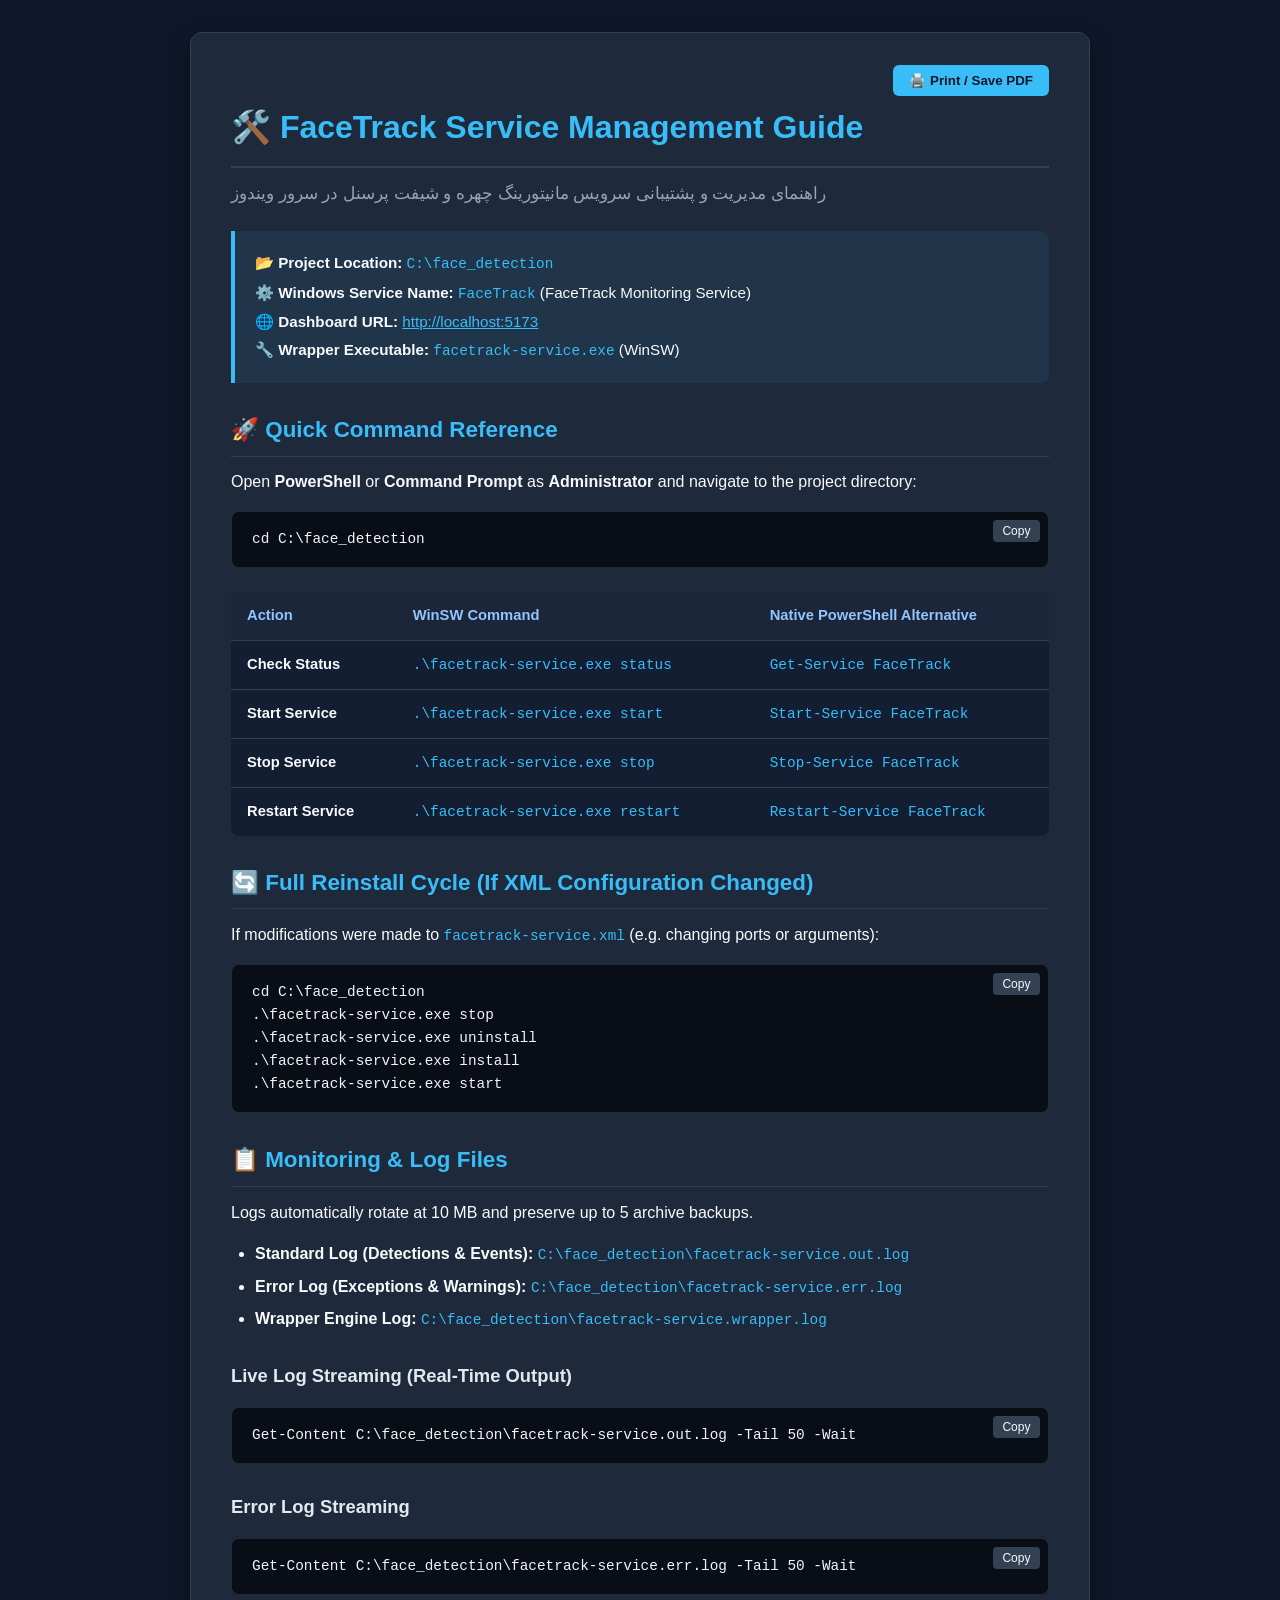
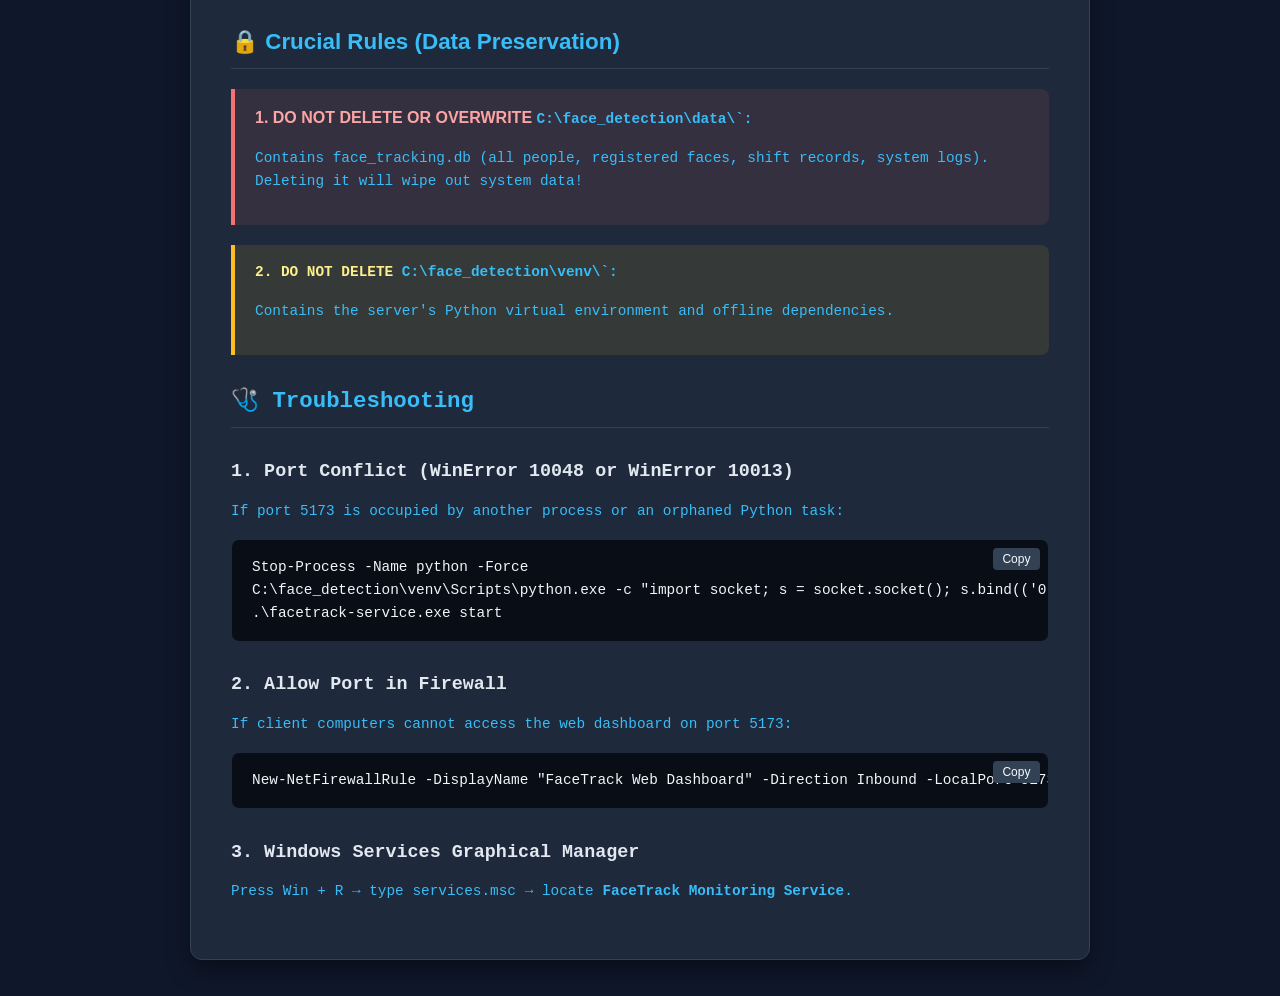
<file: SERVICE_GUIDE.html>
<!DOCTYPE html>
<html lang="en">
<head>
    <meta charset="UTF-8">
    <meta name="viewport" content="width=device-width, initial-scale=1.0">
    <title>FaceTrack Service Management Guide</title>
    <style>
        :root {
            --bg: #0f172a;
            --surface: #1e293b;
            --surface-hover: #334155;
            --border: #334155;
            --text: #f8fafc;
            --text-muted: #94a3b8;
            --primary: #38bdf8;
            --success: #4ade80;
            --warning: #fbbf24;
            --danger: #f87171;
            --code-bg: #090d16;
        }

        * { box-sizing: border-box; margin: 0; padding: 0; }

        body {
            font-family: -apple-system, BlinkMacSystemFont, "Segoe UI", Roboto, "Helvetica Neue", Arial, sans-serif;
            background-color: var(--bg);
            color: var(--text);
            line-height: 1.6;
            padding: 2rem 1rem;
        }

        .container {
            max-width: 900px;
            margin: 0 auto;
            background: var(--surface);
            border: 1px solid var(--border);
            border-radius: 12px;
            padding: 2.5rem;
            box-shadow: 0 10px 25px rgba(0, 0, 0, 0.4);
        }

        h1, h2, h3 { color: #fff; margin-top: 1.8rem; margin-bottom: 0.8rem; font-weight: 700; }
        h1 { font-size: 2rem; border-bottom: 2px solid var(--border); padding-bottom: 0.8rem; color: var(--primary); }
        h2 { font-size: 1.4rem; border-bottom: 1px solid var(--border); padding-bottom: 0.5rem; color: #38bdf8; }
        h3 { font-size: 1.15rem; color: #e2e8f0; }

        p, ul, ol { margin-bottom: 1rem; }
        ul, ol { padding-left: 1.5rem; }
        li { margin-bottom: 0.4rem; }

        .meta-box {
            background: rgba(56, 189, 248, 0.08);
            border-left: 4px solid var(--primary);
            padding: 1rem 1.25rem;
            border-radius: 0 8px 8px 0;
            margin: 1.5rem 0;
        }

        .meta-box p { margin: 0.25rem 0; font-size: 0.95rem; }

        table {
            width: 100%;
            border-collapse: collapse;
            margin: 1.5rem 0;
            background: #141e33;
            border-radius: 8px;
            overflow: hidden;
        }

        th, td {
            padding: 0.75rem 1rem;
            text-align: left;
            border-bottom: 1px solid var(--border);
            font-size: 0.92rem;
        }

        th {
            background: #1b263b;
            color: #93c5fd;
            font-weight: 600;
        }

        tr:last-child td { border-bottom: none; }
        tr:hover td { background: rgba(255, 255, 255, 0.02); }

        pre {
            background: var(--code-bg);
            border: 1px solid #1e293b;
            border-radius: 8px;
            padding: 1rem 1.25rem;
            overflow-x: auto;
            margin: 1rem 0;
            position: relative;
        }

        code {
            font-family: Consolas, "Courier New", monospace;
            font-size: 0.9rem;
            color: #38bdf8;
        }

        pre code { color: #f1f5f9; }

        .alert-box {
            background: rgba(251, 191, 36, 0.1);
            border-left: 4px solid var(--warning);
            padding: 1rem 1.25rem;
            border-radius: 0 8px 8px 0;
            margin: 1.25rem 0;
            color: #fef08a;
        }

        .alert-danger {
            background: rgba(248, 113, 113, 0.1);
            border-left-color: var(--danger);
            color: #fca5a5;
        }

        .copy-btn {
            position: absolute;
            top: 0.5rem;
            right: 0.5rem;
            background: #334155;
            color: #f8fafc;
            border: none;
            padding: 0.25rem 0.6rem;
            border-radius: 4px;
            font-size: 0.75rem;
            cursor: pointer;
            transition: background 0.2s;
        }

        .copy-btn:hover { background: #475569; }

        .btn-print {
            float: right;
            background: var(--primary);
            color: #0f172a;
            border: none;
            padding: 0.5rem 1rem;
            font-weight: 600;
            border-radius: 6px;
            cursor: pointer;
            margin-top: -0.5rem;
        }
        .btn-print:hover { opacity: 0.9; }

        @media print {
            body { background: #fff; color: #000; padding: 0; }
            .container { box-shadow: none; border: none; padding: 0; }
            .btn-print, .copy-btn { display: none; }
            pre { background: #f8fafc; border: 1px solid #e2e8f0; }
            code { color: #000; }
            th { background: #f1f5f9; color: #000; }
        }
    </style>
</head>
<body>

<div class="container">
    <button class="btn-print" onclick="window.print()">🖨️ Print / Save PDF</button>
    <h1>🛠️ FaceTrack Service Management Guide</h1>
    <p style="color: var(--text-muted); font-size: 1.05rem; margin-top: 0.4rem;">
        راهنمای مدیریت و پشتیبانی سرویس مانیتورینگ چهره و شیفت پرسنل در سرور ویندوز
    </p>

    <div class="meta-box">
        <p><strong>📂 Project Location:</strong> <code>C:\face_detection</code></p>
        <p><strong>⚙️ Windows Service Name:</strong> <code>FaceTrack</code> (FaceTrack Monitoring Service)</p>
        <p><strong>🌐 Dashboard URL:</strong> <a href="http://localhost:5173" style="color: var(--primary);">http://localhost:5173</a></p>
        <p><strong>🔧 Wrapper Executable:</strong> <code>facetrack-service.exe</code> (WinSW)</p>
    </div>

    <h2>🚀 Quick Command Reference</h2>
    <p>Open <strong>PowerShell</strong> or <strong>Command Prompt</strong> as <strong>Administrator</strong> and navigate to the project directory:</p>
    <pre><code>cd C:\face_detection</code><button class="copy-btn" onclick="navigator.clipboard.writeText('cd C:\\face_detection')">Copy</button></pre>

    <table>
        <thead>
            <tr>
                <th>Action</th>
                <th>WinSW Command</th>
                <th>Native PowerShell Alternative</th>
            </tr>
        </thead>
        <tbody>
            <tr>
                <td><strong>Check Status</strong></td>
                <td><code>.\facetrack-service.exe status</code></td>
                <td><code>Get-Service FaceTrack</code></td>
            </tr>
            <tr>
                <td><strong>Start Service</strong></td>
                <td><code>.\facetrack-service.exe start</code></td>
                <td><code>Start-Service FaceTrack</code></td>
            </tr>
            <tr>
                <td><strong>Stop Service</strong></td>
                <td><code>.\facetrack-service.exe stop</code></td>
                <td><code>Stop-Service FaceTrack</code></td>
            </tr>
            <tr>
                <td><strong>Restart Service</strong></td>
                <td><code>.\facetrack-service.exe restart</code></td>
                <td><code>Restart-Service FaceTrack</code></td>
            </tr>
        </tbody>
    </table>

    <h2>🔄 Full Reinstall Cycle (If XML Configuration Changed)</h2>
    <p>If modifications were made to <code>facetrack-service.xml</code> (e.g. changing ports or arguments):</p>
    <pre><code>cd C:\face_detection
.\facetrack-service.exe stop
.\facetrack-service.exe uninstall
.\facetrack-service.exe install
.\facetrack-service.exe start</code><button class="copy-btn" onclick="navigator.clipboard.writeText('cd C:\\face_detection\n.\\facetrack-service.exe stop\n.\\facetrack-service.exe uninstall\n.\\facetrack-service.exe install\n.\\facetrack-service.exe start')">Copy</button></pre>

    <h2>📋 Monitoring & Log Files</h2>
    <p>Logs automatically rotate at 10 MB and preserve up to 5 archive backups.</p>
    <ul>
        <li><strong>Standard Log (Detections & Events):</strong> <code>C:\face_detection\facetrack-service.out.log</code></li>
        <li><strong>Error Log (Exceptions & Warnings):</strong> <code>C:\face_detection\facetrack-service.err.log</code></li>
        <li><strong>Wrapper Engine Log:</strong> <code>C:\face_detection\facetrack-service.wrapper.log</code></li>
    </ul>

    <h3>Live Log Streaming (Real-Time Output)</h3>
    <pre><code>Get-Content C:\face_detection\facetrack-service.out.log -Tail 50 -Wait</code><button class="copy-btn" onclick="navigator.clipboard.writeText('Get-Content C:\\face_detection\\facetrack-service.out.log -Tail 50 -Wait')">Copy</button></pre>

    <h3>Error Log Streaming</h3>
    <pre><code>Get-Content C:\face_detection\facetrack-service.err.log -Tail 50 -Wait</code><button class="copy-btn" onclick="navigator.clipboard.writeText('Get-Content C:\\face_detection\\facetrack-service.err.log -Tail 50 -Wait')">Copy</button></pre>

    <h2>🔒 Crucial Rules (Data Preservation)</h2>
    <div class="alert-box alert-danger">
        <p><strong>1. DO NOT DELETE OR OVERWRITE <code>C:\face_detection\data\`:</strong></p>
        <p>Contains <code>face_tracking.db</code> (all people, registered faces, shift records, system logs). Deleting it will wipe out system data!</p>
    </div>
    <div class="alert-box">
        <p><strong>2. DO NOT DELETE <code>C:\face_detection\venv\`:</strong></p>
        <p>Contains the server's Python virtual environment and offline dependencies.</p>
    </div>

    <h2>🩺 Troubleshooting</h2>

    <h3>1. Port Conflict (WinError 10048 or WinError 10013)</h3>
    <p>If port 5173 is occupied by another process or an orphaned Python task:</p>
    <pre><code>Stop-Process -Name python -Force
C:\face_detection\venv\Scripts\python.exe -c "import socket; s = socket.socket(); s.bind(('0.0.0.0', 5173)); s.close(); print('Port 5173 is free!')"
.\facetrack-service.exe start</code><button class="copy-btn" onclick="navigator.clipboard.writeText('Stop-Process -Name python -Force\nC:\\face_detection\\venv\\Scripts\\python.exe -c &quot;import socket; s = socket.socket(); s.bind((\'0.0.0.0\', 5173)); s.close(); print(\'Port 5173 is free!\')&quot;\n.\\facetrack-service.exe start')">Copy</button></pre>

    <h3>2. Allow Port in Firewall</h3>
    <p>If client computers cannot access the web dashboard on port 5173:</p>
    <pre><code>New-NetFirewallRule -DisplayName "FaceTrack Web Dashboard" -Direction Inbound -LocalPort 5173 -Protocol TCP -Action Allow</code><button class="copy-btn" onclick="navigator.clipboard.writeText('New-NetFirewallRule -DisplayName &quot;FaceTrack Web Dashboard&quot; -Direction Inbound -LocalPort 5173 -Protocol TCP -Action Allow')">Copy</button></pre>

    <h3>3. Windows Services Graphical Manager</h3>
    <p>Press <code>Win + R</code> &rarr; type <code>services.msc</code> &rarr; locate <strong>FaceTrack Monitoring Service</strong>.</p>
</div>

</body>
</html>
</file>
